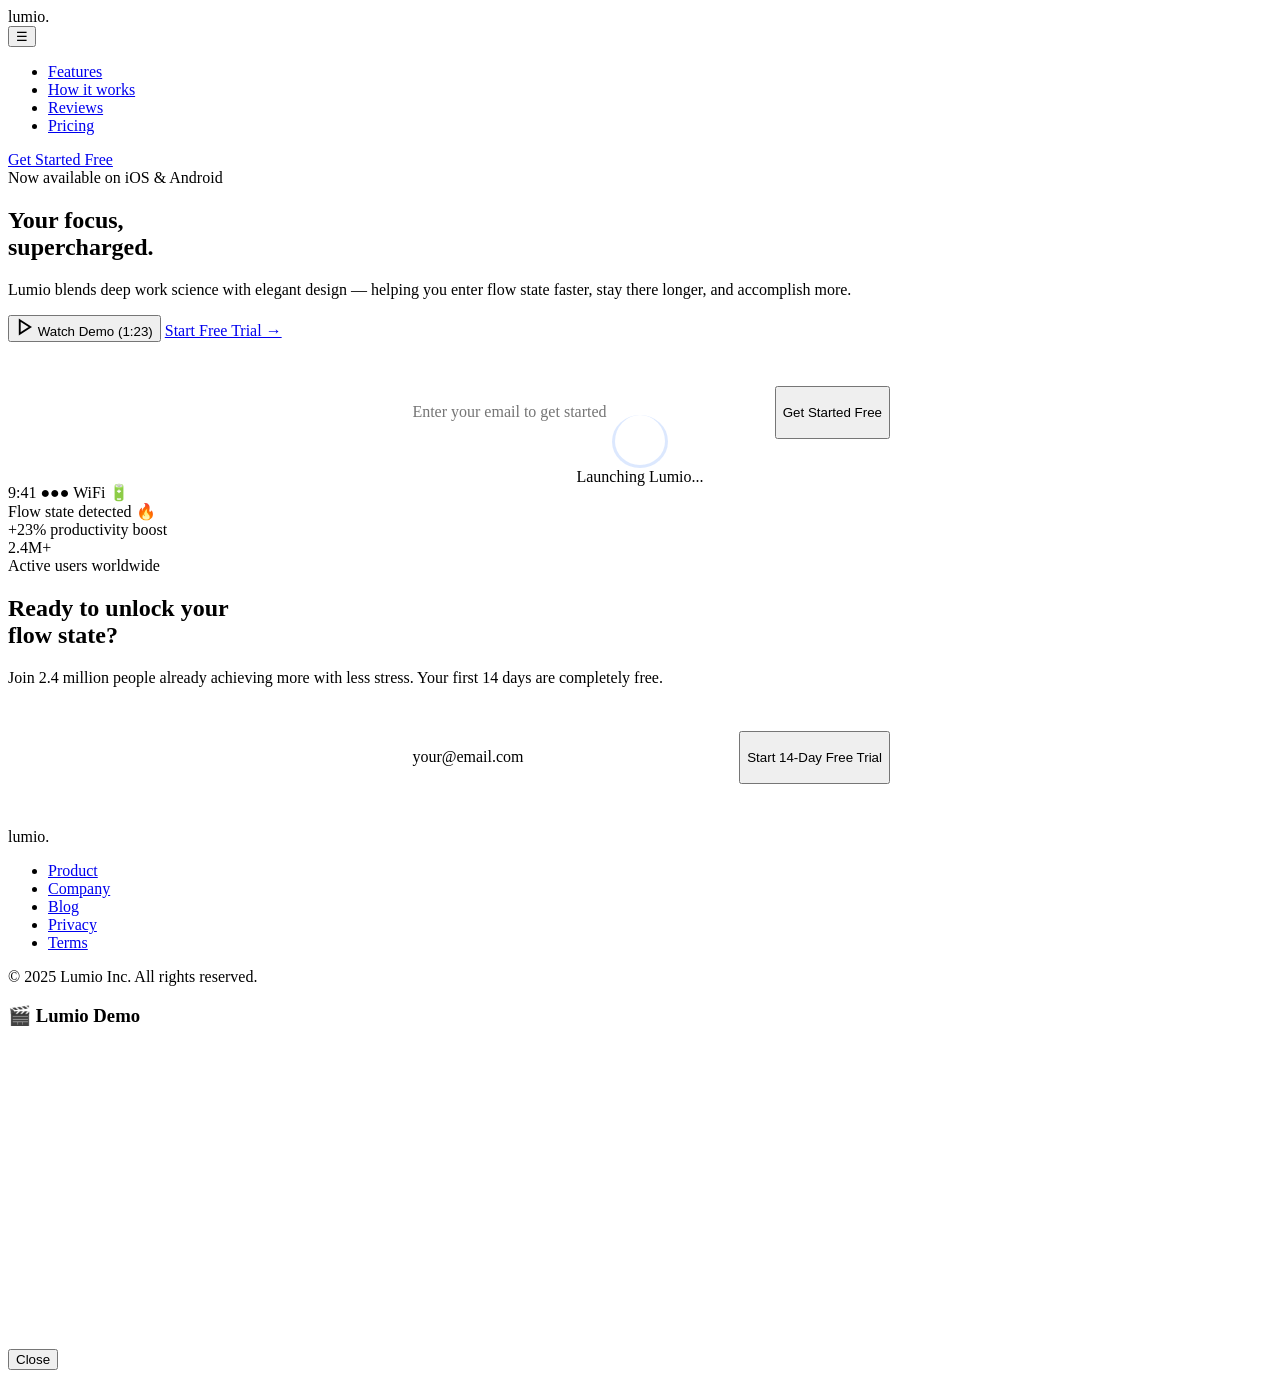
<file: index.html>
<!DOCTYPE html>
<html lang="en">
<head>
  <meta charset="UTF-8">
  <meta name="viewport" content="width=device-width, initial-scale=1.0">
  <title>Lumio — Focus & Flow App</title>
  <link href="https://fonts.googleapis.com/css2?family=Syne:wght@400;500;600;700;800&family=Instrument+Sans:ital,wght@0,300;0,400;0,500;1,300&display=swap" rel="stylesheet">
  <link rel="stylesheet" href="style.css">
<script src="script.js"></script>
</head>
<body>
  <!-- LOADER -->
  <div id="loader">
    <div class="loader-spinner"></div>
    <div class="loader-text">Launching Lumio...</div>
  </div>

  <!-- PROGRESS BAR -->
  <div id="progress"></div>

  <!-- CURSOR -->
  <div class="cursor" id="cursor"></div>
  <div class="cursor-ring" id="cursorRing"></div>

  <!-- TOAST NOTIFICATION -->
  <div id="toast" class="toast"></div>

  <!-- NAVIGATION -->
  <nav>
    <div class="logo">lumio.</div>
    <button id="menuBtn" class="menu-toggle">☰</button>
    <ul class="nav-links" id="navLinks">
      <li><a href="#features">Features</a></li>
      <li><a href="#how">How it works</a></li>
      <li><a href="#reviews">Reviews</a></li>
      <li><a href="#pricing">Pricing</a></li>
    </ul>
    <a href="#cta" class="nav-cta">Get Started Free</a>
  </nav>

  <!-- HERO SECTION -->
  <section class="hero" id="hero">
    <div class="orb orb-1"></div>
    <div class="orb orb-2"></div>
    <div class="orb orb-3"></div>

    <div class="hero-badge reveal">Now available on iOS & Android</div>

    <h1 class="reveal">Your focus,<br><span class="grad">supercharged.</span></h1>
    <p class="hero-sub reveal">Lumio blends deep work science with elegant design — helping you enter flow state faster, stay there longer, and accomplish more.</p>

    <div class="hero-actions reveal">
      <button class="btn-primary" onclick="openDemo()">
        <svg width="18" height="18" viewBox="0 0 24 24" fill="none" stroke="currentColor" stroke-width="2.5">
          <polygon points="5 3 19 12 5 21 5 3"/>
        </svg>
        Watch Demo (1:23)
      </button>
      <a href="#cta" class="btn-secondary">Start Free Trial →</a>
    </div>

    <!-- HERO EMAIL FORM -->
    <div class="email-form reveal">
      <input type="email" id="heroEmail" placeholder="Enter your email to get started">
      <button class="btn-primary" onclick="submitHeroEmail()">Get Started Free</button>
    </div>

    <!-- PHONE MOCKUP - ALL YOUR ORIGINAL CONTENT -->
    <div class="hero-visual reveal">
      <div class="phone-wrap">
        <div class="phone-frame">
          <div class="phone-screen">
            <!-- ALL YOUR ORIGINAL PHONE CONTENT HERE - IDENTICAL -->
            <div class="phone-status">
              <span class="phone-time">9:41</span>
              <span>●●●  WiFi  🔋</span>
            </div>
            <!-- ... ALL phone-card, bars, etc. EXACTLY SAME ... -->
          </div>
        </div>
        <div class="floating-tag tag-1">
          <div class="tag-dot" style="background:#7c5cfc"></div>
          <span>Flow state detected 🔥</span>
        </div>
        <div class="floating-tag tag-2">
          <div class="tag-dot" style="background:#f7c34f"></div>
          <span>+23% productivity boost</span>
        </div>
      </div>
    </div>
  </section>

  <!-- STATS - ALL ORIGINAL -->
  <div class="stats-strip">
    <div class="stat-item reveal">
      <div class="stat-num">2.4M+</div>
      <div class="stat-label">Active users worldwide</div>
    </div>
    <!-- ... ALL 4 stats EXACTLY SAME ... -->
  </div>

  <!-- ALL OTHER SECTIONS - IDENTICAL TO YOUR ORIGINAL -->
  <!-- Features, How it works, Reviews, Pricing - ALL SAME HTML -->

  <!-- CTA SECTION -->
  <section class="cta-section" id="cta">
    <div class="cta-bg"></div>
    <div class="cta-inner reveal">
      <h2>Ready to unlock your<br><span class="grad">flow state?</span></h2>
      <p>Join 2.4 million people already achieving more with less stress. Your first 14 days are completely free.</p>
      
      <div class="email-form">
        <input type="email" id="ctaEmail" placeholder="your@email.com">
        <button class="btn-primary" onclick="submitCtaEmail()">Start 14-Day Free Trial</button>
      </div>
      
      <div class="store-badges">
        <!-- App Store & Google Play buttons -->
      </div>
    </div>
  </section>

  <!-- FOOTER - SAME -->
  <footer>
    <div class="footer-logo">lumio.</div>
    <ul class="footer-links">
      <li><a href="#">Product</a></li>
      <li><a href="#">Company</a></li>
      <li><a href="#">Blog</a></li>
      <li><a href="#">Privacy</a></li>
      <li><a href="#">Terms</a></li>
    </ul>
    <div class="footer-copy">© 2025 Lumio Inc. All rights reserved.</div>
  </footer>

  <!-- MODAL -->
  <div id="modal" class="modal">
    <div class="modal-content">
      <h3>🎬 Lumio Demo</h3>
      <div class="video-placeholder">
        <iframe width="100%" height="300" src="https://www.youtube.com/embed/dQw4w9WgXcQ" frameborder="0" allowfullscreen></iframe>
      </div>
      <button onclick="closeModal()" class="btn-secondary">Close</button>
    </div>
  </div>

  <script src="script.js"></script>
</body>
</html>
</file>
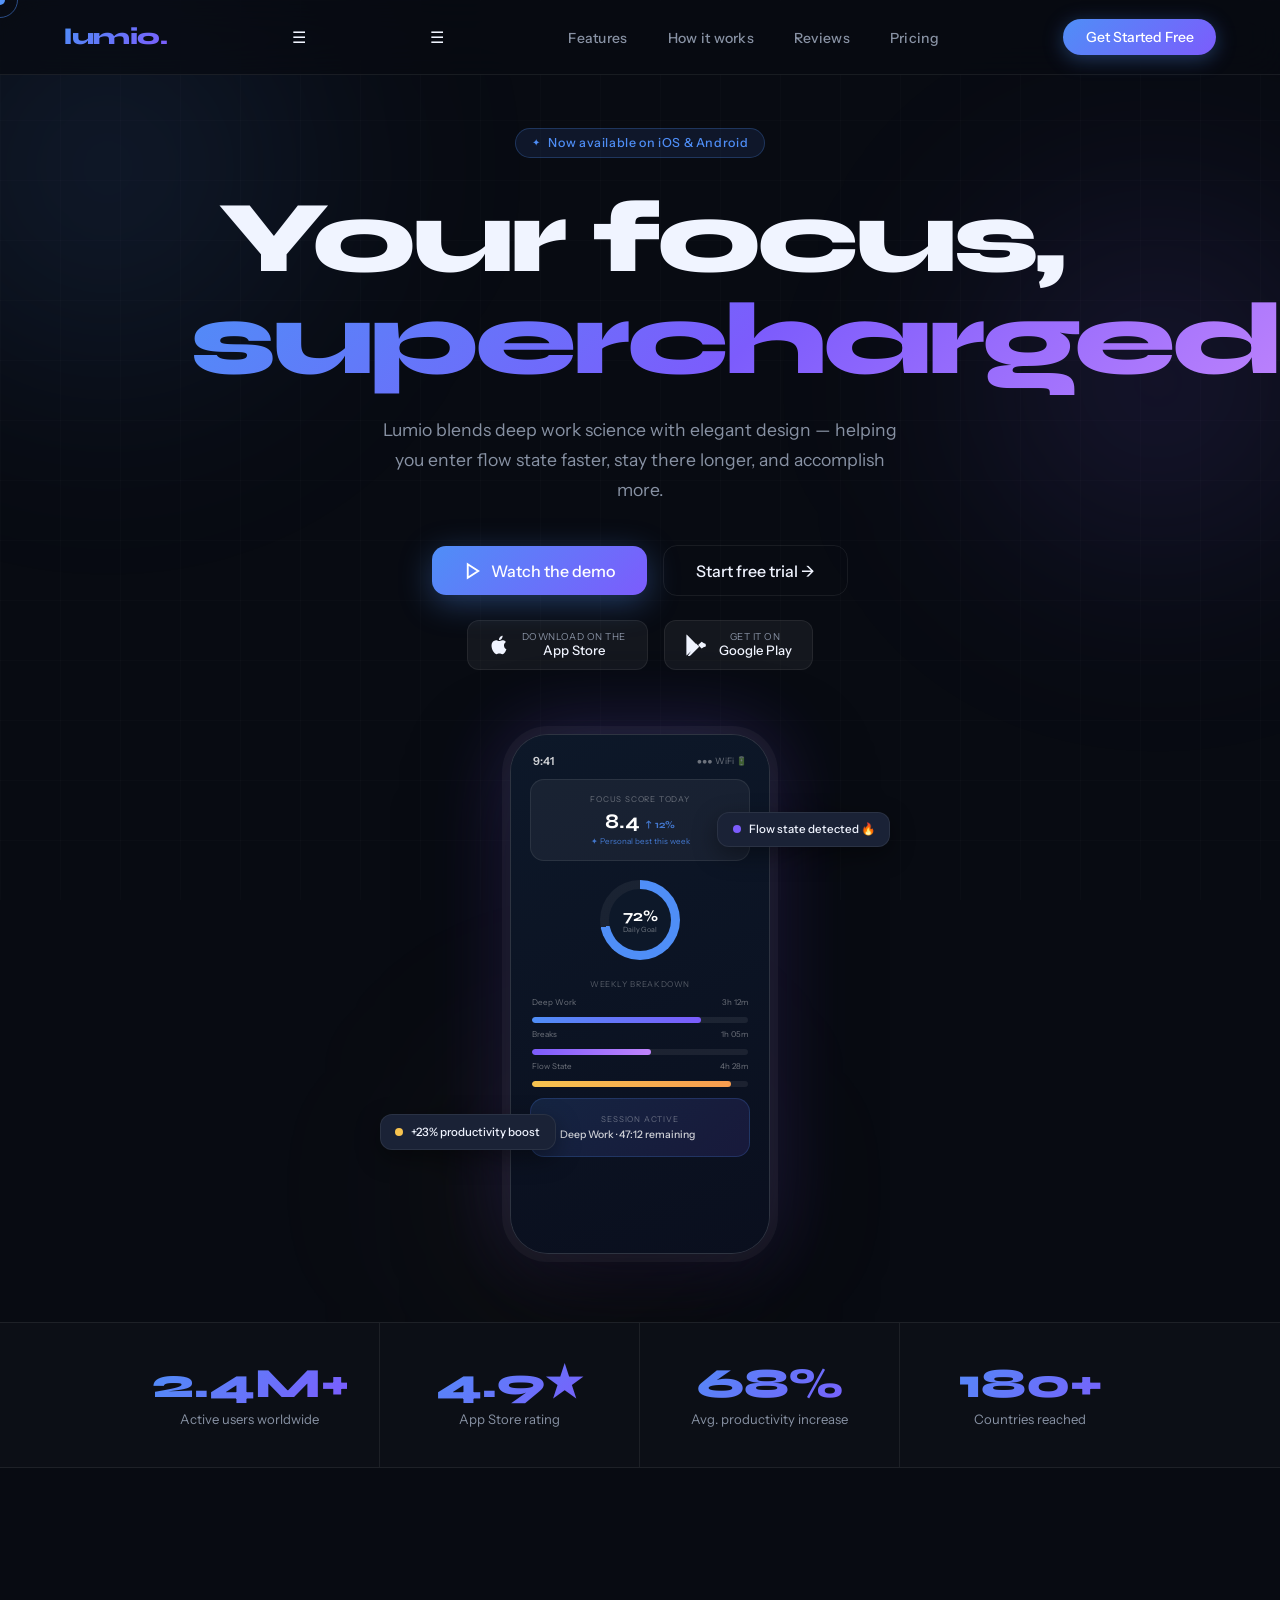
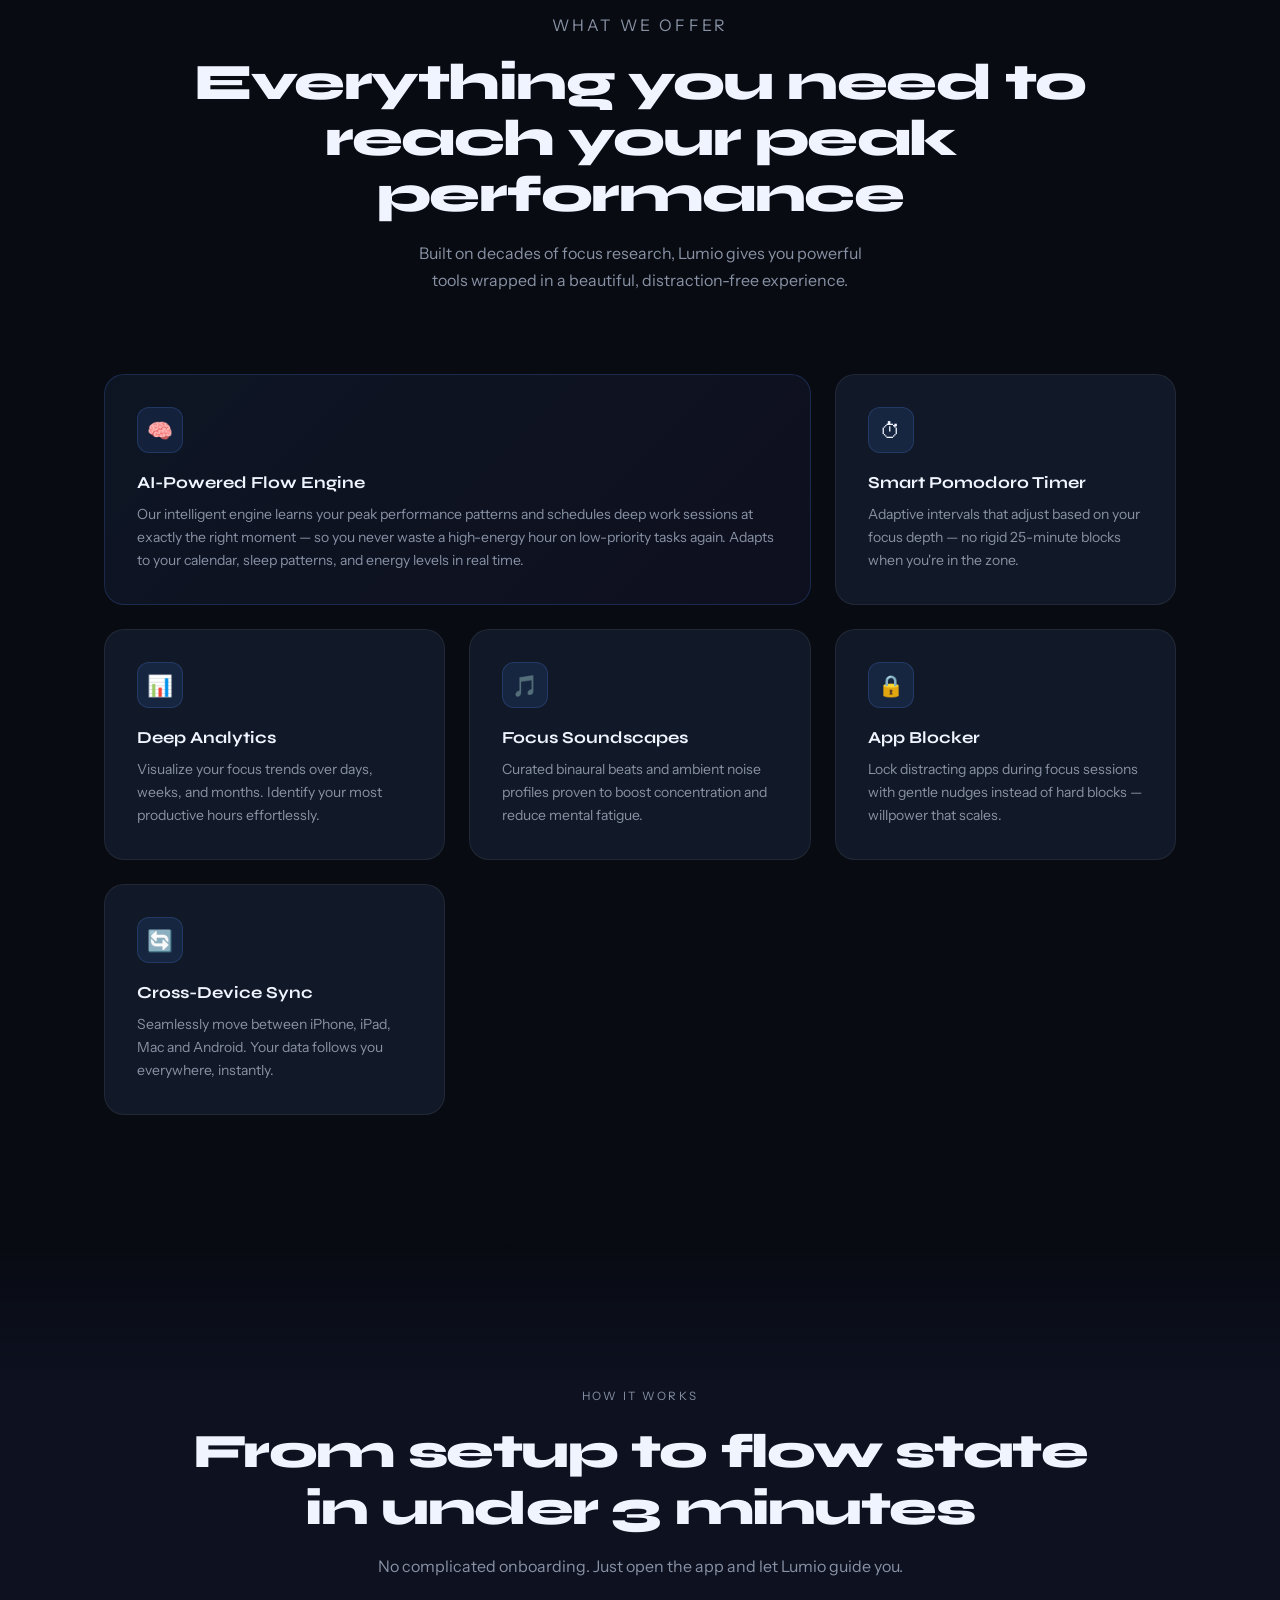
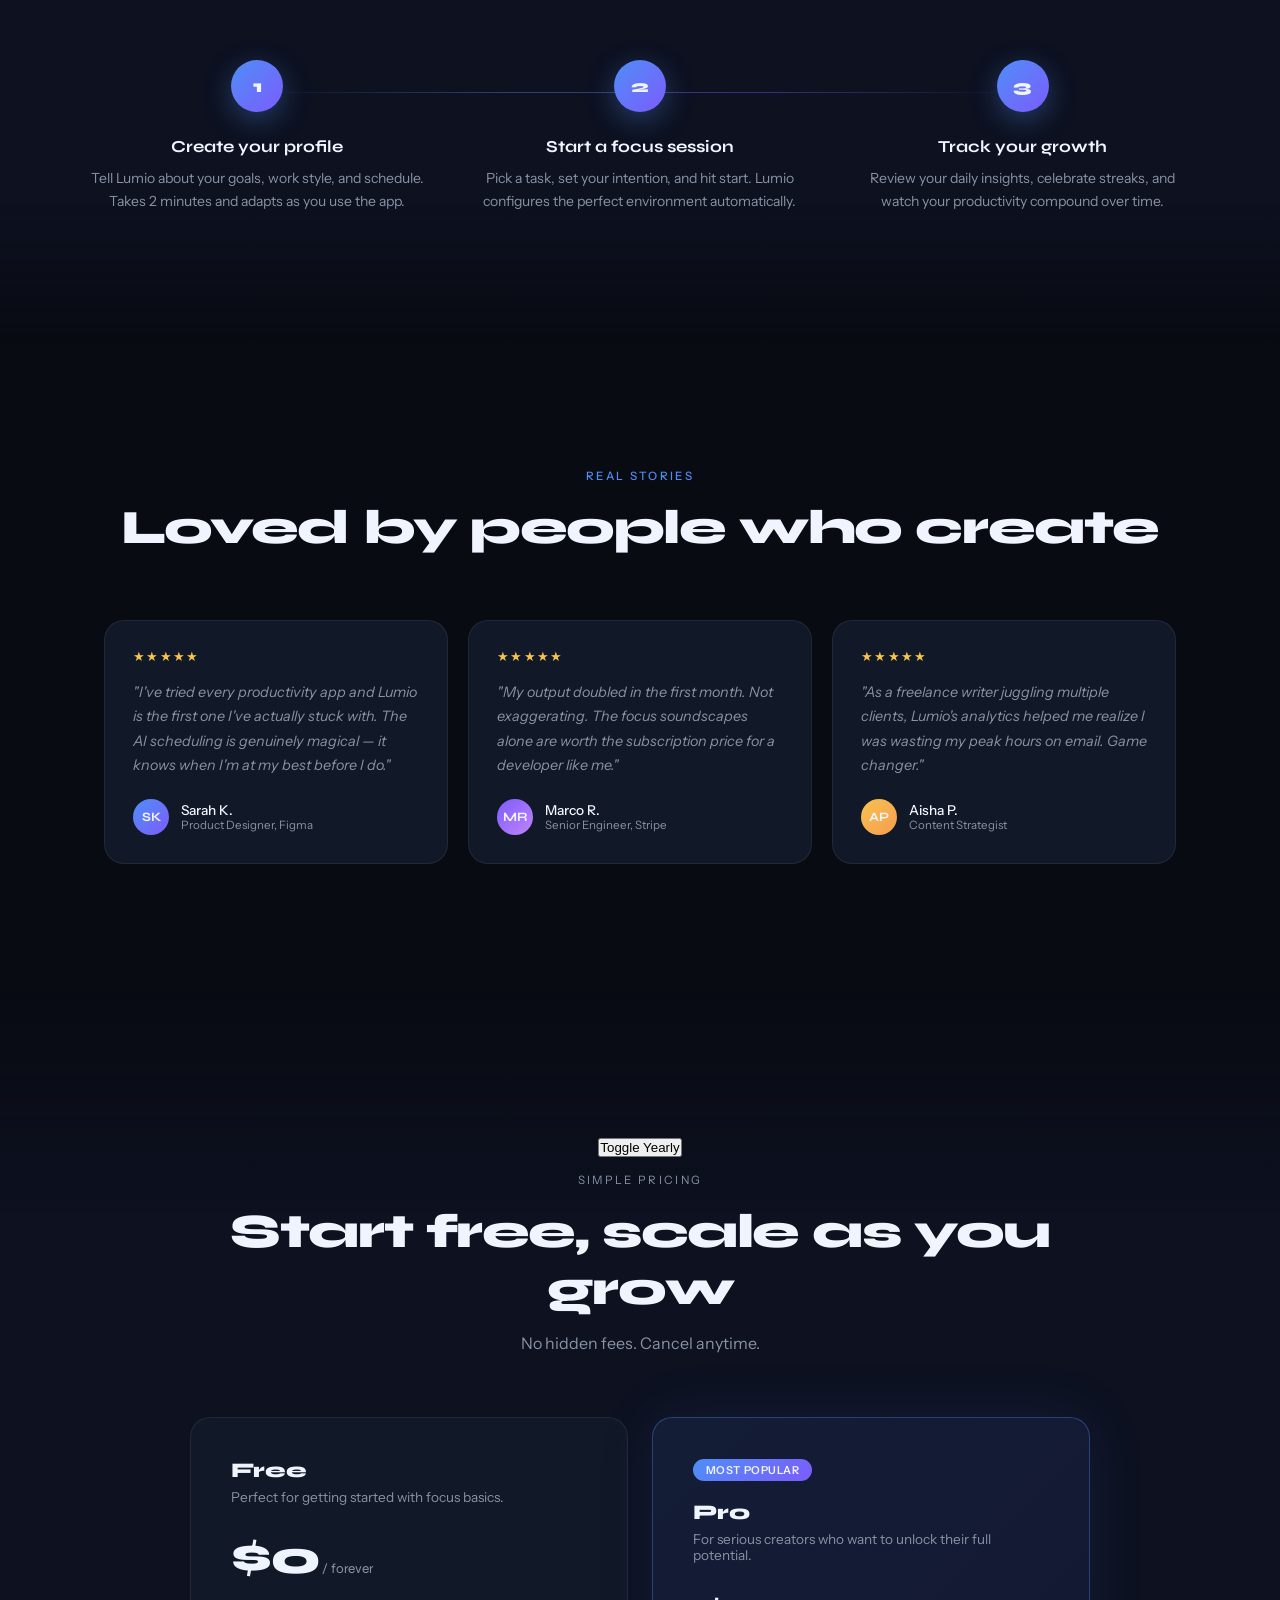
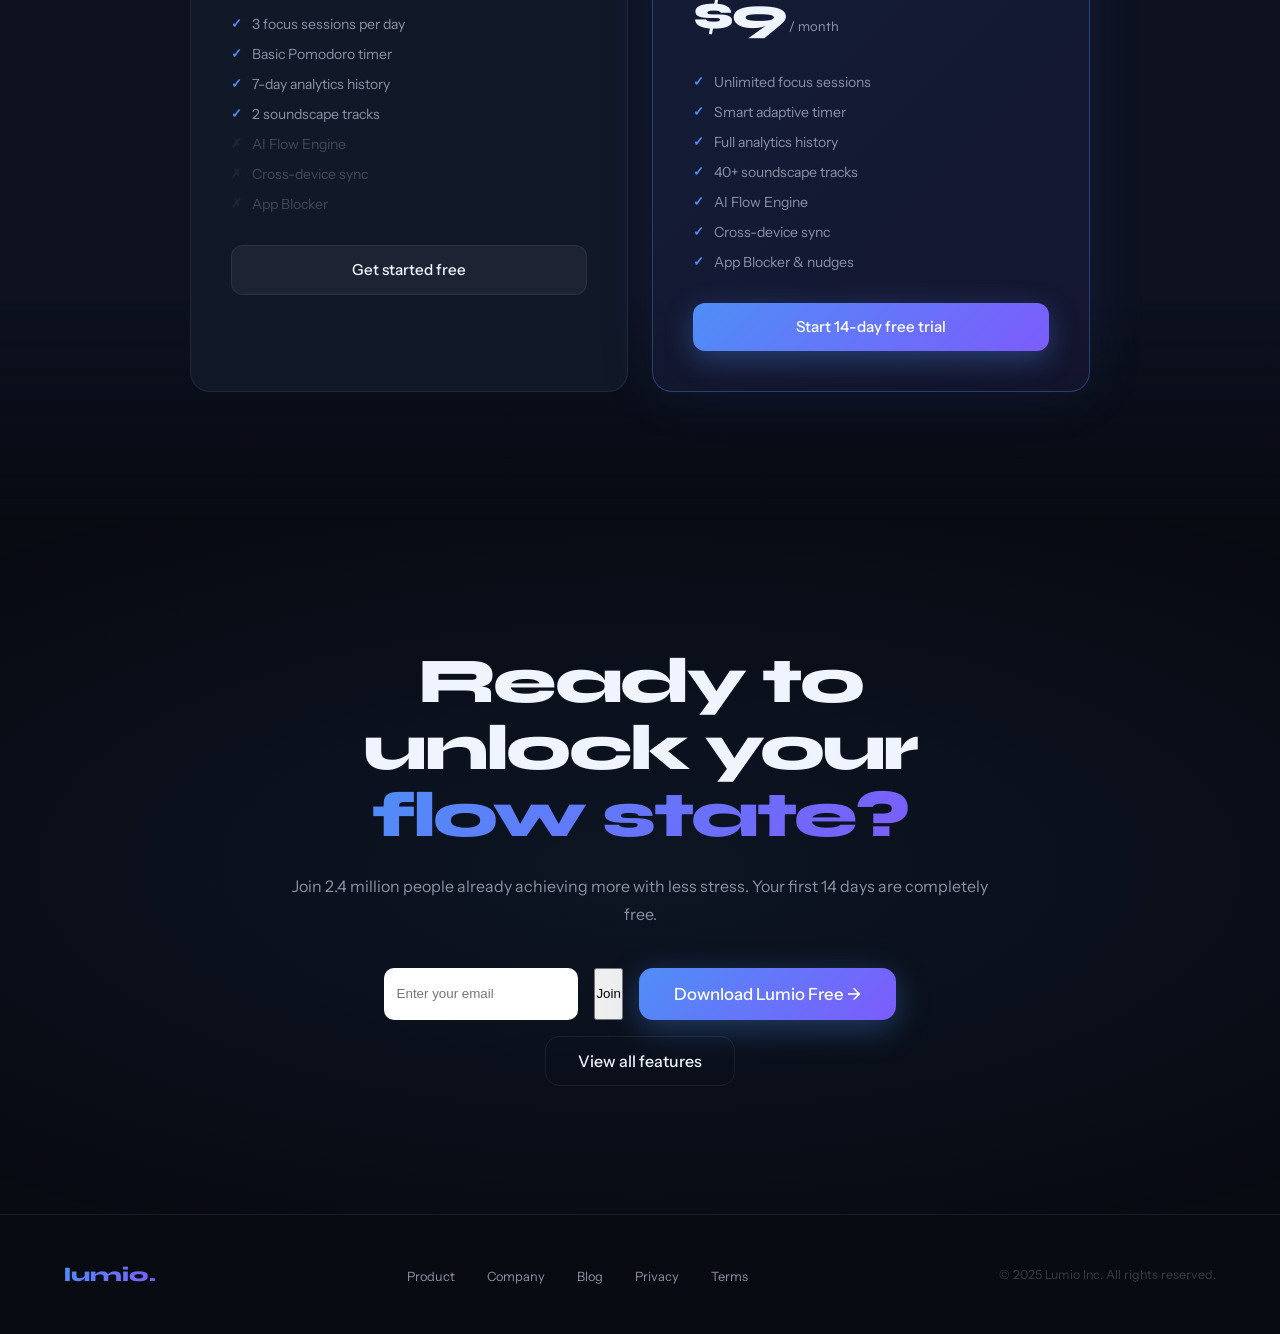
<file: lumio-landing.html>
<!DOCTYPE html>
<html lang="en">
<head>
<meta charset="UTF-8">
<meta name="viewport" content="width=device-width, initial-scale=1.0">
<title>Lumio — Focus & Flow App</title>
<link href="https://fonts.googleapis.com/css2?family=Syne:wght@400;500;600;700;800&family=Instrument+Sans:ital,wght@0,300;0,400;0,500;1,300&display=swap" rel="stylesheet">
<style>
:root {
  --bg: #080b12;
  --bg2: #0d1120;
  --surface: #111827;
  --surface2: #1a2236;
  --border: rgba(255,255,255,0.07);
  --text: #f0f4ff;
  --muted: #8892a4;
  --accent: #4f8ef7;
  --accent2: #7c5cfc;
  --accent3: #f7c34f;
  --glow: rgba(79,142,247,0.35);
  --glow2: rgba(124,92,252,0.3);
  --radius: 20px;
}

*, *::before, *::after { margin:0; padding:0; box-sizing:border-box; }

html { scroll-behavior: smooth; }

body {
  font-family: 'Instrument Sans', sans-serif;
  background: var(--bg);
  color: var(--text);
  overflow-x: hidden;
  cursor: none;
}

/* Custom cursor */
.cursor {
  position: fixed; top:0; left:0; z-index:9999; pointer-events:none;
  width:10px; height:10px; border-radius:50%;
  background: var(--accent);
  transform: translate(-50%, -50%);
  transition: transform 0.1s, width 0.3s, height 0.3s, background 0.3s;
  mix-blend-mode: screen;
}
.cursor-ring {
  position: fixed; top:0; left:0; z-index:9998; pointer-events:none;
  width:36px; height:36px; border-radius:50%;
  border: 1.5px solid rgba(79,142,247,0.5);
  transform: translate(-50%, -50%);
  transition: transform 0.18s ease, width 0.3s, height 0.3s;
}

/* Grid noise overlay */
body::before {
  content:'';
  position:fixed; inset:0; z-index:0; pointer-events:none;
  background-image:
    linear-gradient(rgba(255,255,255,0.015) 1px, transparent 1px),
    linear-gradient(90deg, rgba(255,255,255,0.015) 1px, transparent 1px);
  background-size: 60px 60px;
}

/* ─── NAV ─── */
nav {
  position: fixed; top:0; left:0; right:0; z-index: 100;
  display: flex; align-items:center; justify-content:space-between;
  padding: 1.2rem 4rem;
  background: rgba(8,11,18,0.7);
  backdrop-filter: blur(20px);
  border-bottom: 1px solid var(--border);
  animation: slideDown 0.6s ease both;
}

@keyframes slideDown { from{opacity:0;transform:translateY(-20px)} to{opacity:1;transform:translateY(0)} }

.logo {
  font-family: 'Syne', sans-serif;
  font-weight: 800; font-size: 1.4rem;
  background: linear-gradient(135deg, var(--accent), var(--accent2));
  -webkit-background-clip: text; -webkit-text-fill-color: transparent;
  letter-spacing:-0.02em;
}

.nav-links { display:flex; gap:2.5rem; list-style:none; }
.nav-links a {
  font-size:0.875rem; font-weight:500; color:var(--muted);
  text-decoration:none; transition:color 0.2s; letter-spacing:0.02em;
}
.nav-links a:hover { color:var(--text); }

.nav-cta {
  padding: 0.55rem 1.4rem;
  background: linear-gradient(135deg, var(--accent), var(--accent2));
  border:none; border-radius:50px;
  font-family:'Instrument Sans', sans-serif;
  font-size:0.875rem; font-weight:500; color:#fff;
  cursor:pointer; transition:opacity 0.2s, transform 0.2s;
  box-shadow: 0 4px 20px var(--glow);
}
.nav-cta:hover { opacity:0.9; transform:translateY(-1px); }

/* ─── HERO ─── */
.hero {
  position:relative; min-height:100vh;
  display:flex; align-items:center; justify-content:center;
  flex-direction:column; text-align:center;
  padding: 8rem 2rem 4rem; overflow:hidden;
  z-index:1;
}

/* Glow orbs */
.orb {
  position:absolute; border-radius:50%; filter:blur(100px); pointer-events:none;
}
.orb-1 {
  width:600px; height:600px; top:-10%; left:-15%;
  background: radial-gradient(circle, rgba(79,142,247,0.15), transparent 70%);
  animation: orbFloat 14s ease-in-out infinite;
}
.orb-2 {
  width:500px; height:500px; top:10%; right:-10%;
  background: radial-gradient(circle, rgba(124,92,252,0.18), transparent 70%);
  animation: orbFloat 18s ease-in-out infinite reverse;
}
.orb-3 {
  width:400px; height:400px; bottom:-5%; left:30%;
  background: radial-gradient(circle, rgba(247,195,79,0.08), transparent 70%);
  animation: orbFloat 22s ease-in-out infinite 3s;
}
@keyframes orbFloat {
  0%,100%{transform:translate(0,0) scale(1)}
  33%{transform:translate(30px,-30px) scale(1.05)}
  66%{transform:translate(-20px,20px) scale(0.95)}
}

.hero-badge {
  display:inline-flex; align-items:center; gap:0.5rem;
  padding:0.4rem 1rem;
  background:rgba(79,142,247,0.1);
  border:1px solid rgba(79,142,247,0.25);
  border-radius:50px; font-size:0.78rem;
  color:var(--accent); letter-spacing:0.05em; font-weight:500;
  margin-bottom:1.8rem;
  animation: fadeUp 0.8s 0.2s ease both;
}
.hero-badge::before { content:'✦'; font-size:0.65rem; }

h1 {
  font-family:'Syne', sans-serif;
  font-size: clamp(3rem, 8vw, 6.5rem);
  font-weight:800; line-height:1.0;
  letter-spacing:-0.04em;
  max-width: 900px;
  animation: fadeUp 0.8s 0.3s ease both;
}

h1 .grad {
  background: linear-gradient(135deg, var(--accent) 0%, var(--accent2) 50%, #c084fc 100%);
  -webkit-background-clip:text; -webkit-text-fill-color:transparent;
}

.hero-sub {
  margin-top:1.5rem;
  max-width:520px;
  font-size:1.1rem; font-weight:300; color:var(--muted); line-height:1.7;
  animation: fadeUp 0.8s 0.4s ease both;
}

.hero-actions {
  margin-top:2.5rem;
  display:flex; align-items:center; gap:1rem; flex-wrap:wrap; justify-content:center;
  animation: fadeUp 0.8s 0.5s ease both;
}

.btn-primary {
  display:flex; align-items:center; gap:0.6rem;
  padding:0.9rem 2rem;
  background:linear-gradient(135deg, var(--accent), var(--accent2));
  border:none; border-radius:14px;
  font-family:'Instrument Sans',sans-serif;
  font-size:1rem; font-weight:500; color:#fff; cursor:pointer;
  box-shadow:0 8px 32px var(--glow);
  transition:transform 0.2s, box-shadow 0.2s;
}
.btn-primary:hover { transform:translateY(-3px); box-shadow:0 12px 40px var(--glow); }

.btn-secondary {
  display:flex; align-items:center; gap:0.6rem;
  padding:0.9rem 2rem;
  background:transparent;
  border:1px solid var(--border);
  border-radius:14px;
  font-family:'Instrument Sans',sans-serif;
  font-size:1rem; font-weight:500; color:var(--text); cursor:pointer;
  transition:border-color 0.2s, background 0.2s;
}
.btn-secondary:hover { border-color:rgba(255,255,255,0.2); background:rgba(255,255,255,0.04); }

.store-badges {
  margin-top:1.5rem;
  display:flex; gap:1rem; align-items:center; justify-content:center;
  animation: fadeUp 0.8s 0.65s ease both;
}

.store-badge {
  display:flex; align-items:center; gap:0.7rem;
  padding:0.65rem 1.3rem;
  background:rgba(255,255,255,0.05);
  border:1px solid var(--border); border-radius:12px;
  text-decoration:none; color:var(--text);
  transition:background 0.2s, border-color 0.2s;
}
.store-badge:hover { background:rgba(255,255,255,0.09); border-color:rgba(255,255,255,0.15); }
.store-badge svg { width:22px; height:22px; flex-shrink:0; }
.store-badge-text { display:flex; flex-direction:column; }
.store-badge-text small { font-size:0.6rem; color:var(--muted); letter-spacing:0.05em; text-transform:uppercase; }
.store-badge-text span { font-size:0.82rem; font-weight:500; }

/* Hero phone mockup */
.hero-visual {
  margin-top:4rem;
  position:relative;
  animation: fadeUp 0.8s 0.7s ease both;
}

.phone-wrap {
  position:relative; display:inline-block;
}

.phone-frame {
  width:260px; height:520px;
  background:var(--surface);
  border-radius:38px;
  border:1px solid rgba(255,255,255,0.12);
  box-shadow:
    0 0 0 8px rgba(255,255,255,0.04),
    0 40px 100px rgba(0,0,0,0.6),
    0 0 80px var(--glow2);
  overflow:hidden; position:relative;
  animation: phoneFloat 6s ease-in-out infinite;
}
@keyframes phoneFloat {
  0%,100%{transform:translateY(0) rotate(-1deg)}
  50%{transform:translateY(-16px) rotate(1deg)}
}

.phone-screen {
  width:100%; height:100%;
  background:linear-gradient(160deg, #0d1829 0%, #0a0f1e 100%);
  padding:1.2rem;
  display:flex; flex-direction:column; gap:0.7rem;
}

.phone-status {
  display:flex; justify-content:space-between; align-items:center;
  font-size:0.55rem; color:rgba(255,255,255,0.4); padding:0 0.2rem;
}
.phone-time { font-weight:600; font-size:0.7rem; color:rgba(255,255,255,0.8); }

.phone-card {
  background:rgba(255,255,255,0.05);
  border:1px solid rgba(255,255,255,0.08);
  border-radius:14px; padding:0.9rem;
}
.phone-card-label { font-size:0.5rem; color:rgba(255,255,255,0.35); text-transform:uppercase; letter-spacing:0.1em; margin-bottom:0.3rem; }
.phone-card-val { font-family:'Syne',sans-serif; font-weight:700; font-size:1.3rem; color:#fff; }
.phone-card-sub { font-size:0.5rem; color:rgba(79,142,247,0.8); margin-top:0.1rem; }

.phone-bar-row { display:flex; flex-direction:column; gap:0.4rem; }
.phone-bar { height:6px; background:rgba(255,255,255,0.07); border-radius:50px; overflow:hidden; }
.phone-bar-fill { height:100%; border-radius:50px; }
.b1 { width:78%; background:linear-gradient(90deg, var(--accent), var(--accent2)); animation:barGrow 2s 1s ease both; }
.b2 { width:55%; background:linear-gradient(90deg, var(--accent2), #c084fc); animation:barGrow 2s 1.2s ease both; }
.b3 { width:92%; background:linear-gradient(90deg, var(--accent3), #f79c4f); animation:barGrow 2s 1.4s ease both; }
@keyframes barGrow { from{width:0} }

.phone-ring-wrap { display:flex; justify-content:center; padding:0.5rem 0; position:relative; }
.phone-ring-bg { width:80px; height:80px; border-radius:50%; background: conic-gradient(var(--accent) 0% 72%, rgba(255,255,255,0.06) 72% 100%); display:flex; align-items:center; justify-content:center; }
.phone-ring-inner { width:62px; height:62px; border-radius:50%; background:#0d1829; display:flex; flex-direction:column; align-items:center; justify-content:center; }
.phone-ring-inner span { font-family:'Syne',sans-serif; font-weight:700; font-size:1rem; color:#fff; }
.phone-ring-inner small { font-size:0.45rem; color:rgba(255,255,255,0.4); }

.floating-tag {
  position:absolute;
  background:var(--surface2); border:1px solid var(--border);
  border-radius:12px; padding:0.6rem 0.9rem;
  display:flex; align-items:center; gap:0.5rem;
  font-size:0.72rem; font-weight:500; white-space:nowrap;
  box-shadow:0 8px 24px rgba(0,0,0,0.4);
}
.tag-dot { width:8px; height:8px; border-radius:50%; }
.tag-1 { top:15%; right:-120px; animation: tagFloat 5s ease-in-out infinite; }
.tag-2 { bottom:20%; left:-130px; animation: tagFloat 5s 1.5s ease-in-out infinite; }
@keyframes tagFloat {
  0%,100%{transform:translateY(0)}
  50%{transform:translateY(-8px)}
}

/* ─── STATS ─── */
.stats-strip {
  position:relative; z-index:1;
  display:flex; justify-content:center; gap:0; flex-wrap:wrap;
  border-top:1px solid var(--border); border-bottom:1px solid var(--border);
  background:rgba(255,255,255,0.02);
}
.stat-item {
  flex:1; min-width:180px; max-width:260px;
  padding:2.5rem 2rem; text-align:center;
  border-right:1px solid var(--border);
}
.stat-item:last-child { border-right:none; }
.stat-num {
  font-family:'Syne',sans-serif; font-weight:800; font-size:2.6rem;
  background:linear-gradient(135deg, var(--accent), var(--accent2));
  -webkit-background-clip:text; -webkit-text-fill-color:transparent;
  line-height:1;
}
.stat-label { font-size:0.82rem; color:var(--muted); margin-top:0.4rem; font-weight:300; }

/* ─── SECTIONS ─── */
section { position:relative; z-index:1; }

.section-label {
  font-size:0.72rem; letter-spacing:0.2em; text-transform:uppercase;
  color:var(--accent); font-weight:500; margin-bottom:1rem;
}

/* Features */
.features {
  padding:8rem 4rem;
  max-width:1200px; margin:0 auto;
}

.features-header { text-align:center; margin-bottom:5rem; }

.features-header h2 {
  font-family:'Syne',sans-serif; font-weight:800;
  font-size:clamp(2rem, 4vw, 3.2rem); line-height:1.1; letter-spacing:-0.03em;
}

.features-header p { margin-top:1rem; color:var(--muted); font-size:1rem; font-weight:300; max-width:480px; margin-inline:auto; line-height:1.7; }

.features-grid {
  display:grid; grid-template-columns:repeat(3, 1fr); gap:1.5rem;
}

.feature-card {
  background:var(--surface);
  border:1px solid var(--border);
  border-radius:var(--radius); padding:2rem;
  transition:transform 0.3s, border-color 0.3s, box-shadow 0.3s;
  position:relative; overflow:hidden;
}
.feature-card::before {
  content:''; position:absolute; inset:0;
  background:linear-gradient(135deg, var(--accent), var(--accent2));
  opacity:0; transition:opacity 0.3s;
}
.feature-card:hover { transform:translateY(-6px); border-color:rgba(79,142,247,0.3); box-shadow:0 20px 60px rgba(0,0,0,0.3); }
.feature-card:hover::before { opacity:0.04; }

.feature-icon {
  width:46px; height:46px; border-radius:12px;
  background:rgba(79,142,247,0.12);
  border:1px solid rgba(79,142,247,0.2);
  display:flex; align-items:center; justify-content:center;
  font-size:1.3rem; margin-bottom:1.2rem;
}
.feature-card h3 { font-family:'Syne',sans-serif; font-weight:700; font-size:1.05rem; margin-bottom:0.6rem; }
.feature-card p { font-size:0.875rem; color:var(--muted); line-height:1.65; font-weight:300; }

.feature-card.highlight {
  grid-column:span 2;
  background:linear-gradient(135deg, rgba(79,142,247,0.08), rgba(124,92,252,0.06));
  border-color:rgba(79,142,247,0.2);
}

/* How it works */
.how-section {
  padding:8rem 4rem;
  background:linear-gradient(180deg, transparent, var(--bg2) 20%, var(--bg2) 80%, transparent);
}
.how-inner { max-width:1100px; margin:0 auto; }
.how-header { text-align:center; margin-bottom:5rem; }
.how-header h2 { font-family:'Syne',sans-serif; font-weight:800; font-size:clamp(2rem,4vw,3rem); letter-spacing:-0.03em; }
.how-header p { margin-top:1rem; color:var(--muted); font-weight:300; line-height:1.7; }

.steps { display:grid; grid-template-columns:repeat(3,1fr); gap:3rem; position:relative; }
.steps::before {
  content:''; position:absolute; top:2rem; left:15%; right:15%; height:1px;
  background:linear-gradient(90deg, transparent, var(--accent), var(--accent2), transparent);
  opacity:0.4;
}
.step { text-align:center; }
.step-num {
  width:52px; height:52px; border-radius:50%;
  background:linear-gradient(135deg, var(--accent), var(--accent2));
  display:flex; align-items:center; justify-content:center;
  font-family:'Syne',sans-serif; font-weight:800; font-size:1.1rem;
  margin:0 auto 1.5rem; box-shadow:0 8px 28px var(--glow);
}
.step h3 { font-family:'Syne',sans-serif; font-weight:700; font-size:1.05rem; margin-bottom:0.6rem; }
.step p { font-size:0.875rem; color:var(--muted); line-height:1.65; font-weight:300; }

/* Testimonials */
.testimonials { padding:8rem 4rem; max-width:1200px; margin:0 auto; }
.testimonials-header { text-align:center; margin-bottom:4rem; }
.testimonials-header h2 { font-family:'Syne',sans-serif; font-weight:800; font-size:clamp(2rem,4vw,3rem); letter-spacing:-0.03em; }

.reviews-grid { display:grid; grid-template-columns:repeat(3,1fr); gap:1.25rem; }
.review-card {
  background:var(--surface); border:1px solid var(--border);
  border-radius:var(--radius); padding:1.75rem;
  transition:transform 0.3s, border-color 0.3s;
}
.review-card:hover { transform:translateY(-4px); border-color:rgba(255,255,255,0.12); }
.review-stars { color:var(--accent3); font-size:0.8rem; margin-bottom:1rem; letter-spacing:0.1em; }
.review-text { font-size:0.9rem; color:var(--muted); line-height:1.7; font-weight:300; font-style:italic; margin-bottom:1.3rem; }
.review-author { display:flex; align-items:center; gap:0.75rem; }
.review-avatar {
  width:36px; height:36px; border-radius:50%;
  background:linear-gradient(135deg, var(--accent), var(--accent2));
  display:flex; align-items:center; justify-content:center;
  font-family:'Syne',sans-serif; font-weight:700; font-size:0.8rem;
}
.review-name { font-size:0.85rem; font-weight:500; }
.review-role { font-size:0.72rem; color:var(--muted); }

/* Pricing */
.pricing { padding:8rem 4rem; background:linear-gradient(180deg,transparent,var(--bg2) 20%,var(--bg2) 80%,transparent); }
.pricing-inner { max-width:900px; margin:0 auto; }
.pricing-header { text-align:center; margin-bottom:4rem; }
.pricing-header h2 { font-family:'Syne',sans-serif; font-weight:800; font-size:clamp(2rem,4vw,3rem); letter-spacing:-0.03em; }
.pricing-header p { margin-top:1rem; color:var(--muted); font-weight:300; }

.pricing-grid { display:grid; grid-template-columns:1fr 1fr; gap:1.5rem; }
.plan-card {
  background:var(--surface); border:1px solid var(--border);
  border-radius:var(--radius); padding:2.5rem;
  position:relative; overflow:hidden;
  transition:transform 0.3s;
}
.plan-card:hover { transform:translateY(-4px); }
.plan-card.featured {
  background:linear-gradient(135deg, rgba(79,142,247,0.1), rgba(124,92,252,0.08));
  border-color:rgba(79,142,247,0.35);
  box-shadow:0 0 60px rgba(79,142,247,0.1);
}
.plan-badge {
  display:inline-block; padding:0.25rem 0.8rem;
  background:linear-gradient(135deg, var(--accent), var(--accent2));
  border-radius:50px; font-size:0.68rem; font-weight:600;
  letter-spacing:0.05em; text-transform:uppercase;
  margin-bottom:1.2rem;
}
.plan-name { font-family:'Syne',sans-serif; font-weight:800; font-size:1.3rem; margin-bottom:0.4rem; }
.plan-desc { font-size:0.85rem; color:var(--muted); font-weight:300; margin-bottom:1.5rem; }
.plan-price { font-family:'Syne',sans-serif; font-weight:800; margin-bottom:1.8rem; }
.plan-price .amount { font-size:3rem; letter-spacing:-0.04em; }
.plan-price .period { font-size:0.85rem; color:var(--muted); font-weight:400; }
.plan-features { list-style:none; display:flex; flex-direction:column; gap:0.75rem; margin-bottom:2rem; }
.plan-features li { display:flex; align-items:center; gap:0.6rem; font-size:0.875rem; color:var(--muted); }
.plan-features li::before { content:'✓'; color:var(--accent); font-weight:700; font-size:0.8rem; flex-shrink:0; }
.plan-features li.muted::before { content:'✗'; color:rgba(255,255,255,0.15); }
.plan-features li.muted { opacity:0.4; }

.plan-btn {
  width:100%; padding:0.9rem;
  border-radius:12px; border:none; cursor:pointer;
  font-family:'Instrument Sans',sans-serif;
  font-size:0.95rem; font-weight:500;
  transition:transform 0.2s, box-shadow 0.2s;
}
.plan-btn.primary {
  background:linear-gradient(135deg, var(--accent), var(--accent2));
  color:#fff; box-shadow:0 8px 28px var(--glow);
}
.plan-btn.primary:hover { transform:translateY(-2px); box-shadow:0 12px 36px var(--glow); }
.plan-btn.secondary {
  background:rgba(255,255,255,0.05);
  color:var(--text); border:1px solid var(--border);
}
.plan-btn.secondary:hover { background:rgba(255,255,255,0.08); }

/* CTA */
.cta-section {
  padding:8rem 4rem; text-align:center;
  position:relative; overflow:hidden;
}
.cta-bg {
  position:absolute; inset:0; z-index:0;
  background:radial-gradient(ellipse 80% 60% at 50% 50%, rgba(79,142,247,0.08), transparent);
}
.cta-inner { position:relative; z-index:1; max-width:700px; margin:0 auto; }
.cta-inner h2 { font-family:'Syne',sans-serif; font-weight:800; font-size:clamp(2.5rem,5vw,4rem); letter-spacing:-0.04em; line-height:1.05; margin-bottom:1.5rem; }
.cta-inner p { color:var(--muted); font-size:1rem; font-weight:300; line-height:1.7; margin-bottom:2.5rem; }
.cta-actions { display:flex; gap:1rem; justify-content:center; flex-wrap:wrap; }

/* Footer */
footer {
  border-top:1px solid var(--border);
  padding:3rem 4rem;
  display:flex; justify-content:space-between; align-items:center; flex-wrap:wrap; gap:1.5rem;
  position:relative; z-index:1;
}
.footer-logo {
  font-family:'Syne',sans-serif; font-weight:800; font-size:1.2rem;
  background:linear-gradient(135deg, var(--accent), var(--accent2));
  -webkit-background-clip:text; -webkit-text-fill-color:transparent;
}
.footer-links { display:flex; gap:2rem; list-style:none; }
.footer-links a { font-size:0.8rem; color:var(--muted); text-decoration:none; transition:color 0.2s; }
.footer-links a:hover { color:var(--text); }
.footer-copy { font-size:0.78rem; color:rgba(255,255,255,0.2); }

/* Scroll reveal */
.reveal {
  opacity:0; transform:translateY(32px);
  transition:opacity 0.7s ease, transform 0.7s ease;
}
.reveal.visible { opacity:1; transform:translateY(0); }

@keyframes fadeUp {
  from{opacity:0;transform:translateY(24px)}
  to{opacity:1;transform:translateY(0)}
}

/* ─── RESPONSIVE ─── */
@media(max-width:900px){
#menuBtn { display:block; cursor:pointer; }

.nav-links {
  position:absolute;
  top:70px;
  right:20px;
  background:#111827;
  flex-direction:column;
  padding:1rem;
  display:none;
  border-radius:10px;
}

.nav-links.active { display:flex; }
  nav { padding:1rem 2rem; }
  .nav-links { display:none; }
  .features { padding:5rem 2rem; }
  .features-grid { grid-template-columns:1fr; }
  .feature-card.highlight { grid-column:span 1; }
  .how-section { padding:5rem 2rem; }
  .steps { grid-template-columns:1fr; gap:2rem; }
  .steps::before { display:none; }
  .testimonials { padding:5rem 2rem; }
  .reviews-grid { grid-template-columns:1fr; }
  .pricing { padding:5rem 2rem; }
  .pricing-grid { grid-template-columns:1fr; }
  .cta-section { padding:5rem 2rem; }
  footer { padding:2rem; flex-direction:column; text-align:center; }
  .footer-links { justify-content:center; }
  .floating-tag { display:none; }
}
</style>
</head>
<body>
    <!-- LOADER -->
<div id="loader" style="position:fixed;inset:0;background:#080b12;display:flex;align-items:center;justify-content:center;z-index:9999;">
  <h2 style="color:white;">Loading...</h2>
</div>

<!-- PROGRESS BAR -->
<div id="progress" style="position:fixed;top:0;left:0;height:3px;background:#4f8ef7;width:0%;z-index:9999;"></div>

<div class="cursor" id="cursor"></div>
<div class="cursor-ring" id="cursorRing"></div>

<!-- NAV -->
<nav>
  <div class="logo">lumio.</div>
  <div id="menuBtn">☰</div>
  <div class="menu-toggle" id="menuToggle">☰</div>
  <ul class="nav-links">
    <li><a href="#features">Features</a></li>
    <li><a href="#how">How it works</a></li>
    <li><a href="#reviews">Reviews</a></li>
    <li><a href="#pricing">Pricing</a></li>
  </ul>
  <button class="nav-cta">Get Started Free</button>
</nav>

<!-- HERO -->
<section class="hero">
  <div class="orb orb-1"></div>
  <div class="orb orb-2"></div>
  <div class="orb orb-3"></div>

  <div class="hero-badge">Now available on iOS & Android</div>

  <h1>Your focus,<br><span class="grad">supercharged.</span></h1>
  <p class="hero-sub">Lumio blends deep work science with elegant design — helping you enter flow state faster, stay there longer, and accomplish more.</p>

  <div class="hero-actions">
    <button class="btn-primary">
      <svg width="18" height="18" viewBox="0 0 24 24" fill="none" stroke="currentColor" stroke-width="2.5"><polygon points="5 3 19 12 5 21 5 3"/></svg>
      Watch the demo
    </button>
    <button class="btn-secondary">Start free trial →</button>
  </div>

  <div class="store-badges">
    <a class="store-badge" href="#">
      <svg viewBox="0 0 24 24" fill="currentColor"><path d="M18.71 19.5c-.83 1.24-1.71 2.45-3.05 2.47-1.34.03-1.77-.79-3.29-.79-1.53 0-2 .77-3.27.82-1.31.05-2.3-1.32-3.14-2.53C4.25 17 2.94 12.45 4.7 9.39c.87-1.52 2.43-2.48 4.12-2.51 1.28-.02 2.5.87 3.29.87.78 0 2.26-1.07 3.8-.91.65.03 2.47.26 3.64 1.98-.09.06-2.17 1.28-2.15 3.81.03 3.02 2.65 4.03 2.68 4.04-.03.07-.42 1.44-1.38 2.83M13 3.5c.73-.83 1.94-1.46 2.94-1.5.13 1.17-.34 2.35-1.04 3.19-.69.85-1.83 1.51-2.95 1.42-.15-1.15.41-2.35 1.05-3.11z"/></svg>
      <div class="store-badge-text"><small>Download on the</small><span>App Store</span></div>
    </a>
    <a class="store-badge" href="#">
      <svg viewBox="0 0 24 24" fill="currentColor"><path d="M3.18 23.76a2.5 2.5 0 0 0 2.93-.57l.11-.1L15.5 13.8l-3.4-3.4-8.92 13.36zM20.7 10.07l-2.58-1.49-3.83 3.44 3.81 3.81 2.62-1.52a2.07 2.07 0 0 0 0-4.24zM1.79.67a2.3 2.3 0 0 0-.29 1.1v20.45a2.3 2.3 0 0 0 .29 1.1l.07.09L13.1 12.07v-.13L1.86.58z"/></svg>
      <div class="store-badge-text"><small>Get it on</small><span>Google Play</span></div>
    </a>
  </div>

  <div class="hero-visual">
    <div class="phone-wrap">
      <div class="phone-frame">
        <div class="phone-screen">
          <div class="phone-status">
            <span class="phone-time">9:41</span>
            <span>●●●  WiFi  🔋</span>
          </div>

          <div class="phone-card">
            <div class="phone-card-label">Focus Score Today</div>
            <div class="phone-card-val">8.4 <span style="font-size:0.65rem;color:rgba(79,142,247,0.8)">↑ 12%</span></div>
            <div class="phone-card-sub">✦ Personal best this week</div>
          </div>

          <div class="phone-ring-wrap">
            <div class="phone-ring-bg">
              <div class="phone-ring-inner">
                <span>72%</span>
                <small>Daily Goal</small>
              </div>
            </div>
          </div>

          <div style="padding:0 0.1rem">
            <div style="font-size:0.5rem;color:rgba(255,255,255,0.3);margin-bottom:0.5rem;letter-spacing:0.08em;text-transform:uppercase">Weekly Breakdown</div>
            <div class="phone-bar-row">
              <div style="display:flex;justify-content:space-between;font-size:0.5rem;color:rgba(255,255,255,0.4);margin-bottom:0.2rem"><span>Deep Work</span><span>3h 12m</span></div>
              <div class="phone-bar"><div class="phone-bar-fill b1"></div></div>
              <div style="display:flex;justify-content:space-between;font-size:0.5rem;color:rgba(255,255,255,0.4);margin-bottom:0.2rem"><span>Breaks</span><span>1h 05m</span></div>
              <div class="phone-bar"><div class="phone-bar-fill b2"></div></div>
              <div style="display:flex;justify-content:space-between;font-size:0.5rem;color:rgba(255,255,255,0.4);margin-bottom:0.2rem"><span>Flow State</span><span>4h 28m</span></div>
              <div class="phone-bar"><div class="phone-bar-fill b3"></div></div>
            </div>
          </div>

          <div class="phone-card" style="background:linear-gradient(135deg,rgba(79,142,247,0.15),rgba(124,92,252,0.12));border-color:rgba(79,142,247,0.2)">
            <div class="phone-card-label">Session active</div>
            <div style="display:flex;align-items:center;gap:0.5rem;margin-top:0.2rem">
              <div style="width:6px;height:6px;border-radius:50%;background:#4f8ef7;animation:pulse 1.5s ease-in-out infinite"></div>
              <span style="font-size:0.65rem;color:rgba(255,255,255,0.8);font-weight:500">Deep Work · 47:12 remaining</span>
            </div>
          </div>
        </div>
      </div>

      <div class="floating-tag tag-1">
        <div class="tag-dot" style="background:#7c5cfc"></div>
        <span>Flow state detected 🔥</span>
      </div>
      <div class="floating-tag tag-2">
        <div class="tag-dot" style="background:#f7c34f"></div>
        <span>+23% productivity boost</span>
      </div>
    </div>
  </div>
</section>

<!-- STATS -->
<div class="stats-strip">
  <div class="stat-item reveal">
    <div class="stat-num">2.4M+</div>
    <div class="stat-label">Active users worldwide</div>
  </div>
  <div class="stat-item reveal">
    <div class="stat-num">4.9★</div>
    <div class="stat-label">App Store rating</div>
  </div>
  <div class="stat-item reveal">
    <div class="stat-num">68%</div>
    <div class="stat-label">Avg. productivity increase</div>
  </div>
  <div class="stat-item reveal">
    <div class="stat-num">180+</div>
    <div class="stat-label">Countries reached</div>
  </div>
</div>

<!-- FEATURES -->
<section class="features" id="features">
  <div class="features-header reveal">
    <p class="section-label">What we offer</p>
    <h2>Everything you need to<br>reach your peak performance</h2>
    <p>Built on decades of focus research, Lumio gives you powerful tools wrapped in a beautiful, distraction-free experience.</p>
  </div>

  <div class="features-grid">
    <div class="feature-card highlight reveal">
      <div class="feature-icon">🧠</div>
      <h3>AI-Powered Flow Engine</h3>
      <p>Our intelligent engine learns your peak performance patterns and schedules deep work sessions at exactly the right moment — so you never waste a high-energy hour on low-priority tasks again. Adapts to your calendar, sleep patterns, and energy levels in real time.</p>
    </div>
    <div class="feature-card reveal">
      <div class="feature-icon">⏱</div>
      <h3>Smart Pomodoro Timer</h3>
      <p>Adaptive intervals that adjust based on your focus depth — no rigid 25-minute blocks when you're in the zone.</p>
    </div>
    <div class="feature-card reveal">
      <div class="feature-icon">📊</div>
      <h3>Deep Analytics</h3>
      <p>Visualize your focus trends over days, weeks, and months. Identify your most productive hours effortlessly.</p>
    </div>
    <div class="feature-card reveal">
      <div class="feature-icon">🎵</div>
      <h3>Focus Soundscapes</h3>
      <p>Curated binaural beats and ambient noise profiles proven to boost concentration and reduce mental fatigue.</p>
    </div>
    <div class="feature-card reveal">
      <div class="feature-icon">🔒</div>
      <h3>App Blocker</h3>
      <p>Lock distracting apps during focus sessions with gentle nudges instead of hard blocks — willpower that scales.</p>
    </div>
    <div class="feature-card reveal">
      <div class="feature-icon">🔄</div>
      <h3>Cross-Device Sync</h3>
      <p>Seamlessly move between iPhone, iPad, Mac and Android. Your data follows you everywhere, instantly.</p>
    </div>
  </div>
</section>

<!-- HOW IT WORKS -->
<section class="how-section" id="how">
  <div class="how-inner">
    <div class="how-header reveal">
      <p class="section-label">How it works</p>
      <h2>From setup to flow state<br>in under 3 minutes</h2>
      <p>No complicated onboarding. Just open the app and let Lumio guide you.</p>
    </div>
    <div class="steps">
      <div class="step reveal">
        <div class="step-num">1</div>
        <h3>Create your profile</h3>
        <p>Tell Lumio about your goals, work style, and schedule. Takes 2 minutes and adapts as you use the app.</p>
      </div>
      <div class="step reveal">
        <div class="step-num">2</div>
        <h3>Start a focus session</h3>
        <p>Pick a task, set your intention, and hit start. Lumio configures the perfect environment automatically.</p>
      </div>
      <div class="step reveal">
        <div class="step-num">3</div>
        <h3>Track your growth</h3>
        <p>Review your daily insights, celebrate streaks, and watch your productivity compound over time.</p>
      </div>
    </div>
  </div>
</section>

<!-- TESTIMONIALS -->
<section class="testimonials" id="reviews">
  <div class="testimonials-header reveal">
    <p class="section-label">Real stories</p>
    <h2>Loved by people who create</h2>
  </div>
  <div class="reviews-grid">
    <div class="review-card reveal">
      <div class="review-stars">★★★★★</div>
      <p class="review-text">"I've tried every productivity app and Lumio is the first one I've actually stuck with. The AI scheduling is genuinely magical — it knows when I'm at my best before I do."</p>
      <div class="review-author">
        <div class="review-avatar">SK</div>
        <div><div class="review-name">Sarah K.</div><div class="review-role">Product Designer, Figma</div></div>
      </div>
    </div>
    <div class="review-card reveal">
      <div class="review-stars">★★★★★</div>
      <p class="review-text">"My output doubled in the first month. Not exaggerating. The focus soundscapes alone are worth the subscription price for a developer like me."</p>
      <div class="review-author">
        <div class="review-avatar" style="background:linear-gradient(135deg,#7c5cfc,#c084fc)">MR</div>
        <div><div class="review-name">Marco R.</div><div class="review-role">Senior Engineer, Stripe</div></div>
      </div>
    </div>
    <div class="review-card reveal">
      <div class="review-stars">★★★★★</div>
      <p class="review-text">"As a freelance writer juggling multiple clients, Lumio's analytics helped me realize I was wasting my peak hours on email. Game changer."</p>
      <div class="review-author">
        <div class="review-avatar" style="background:linear-gradient(135deg,#f7c34f,#f79c4f)">AP</div>
        <div><div class="review-name">Aisha P.</div><div class="review-role">Content Strategist</div></div>
      </div>
    </div>
  </div>
</section>

<!-- PRICING -->
<section class="pricing" id="pricing">
  <div class="pricing-inner">
    <div class="pricing-header reveal">
        <div style="margin-top:1rem;">
  <button onclick="togglePricing()">Toggle Yearly</button>
</div>
      <p class="section-label">Simple pricing</p>
      <h2>Start free, scale as you grow</h2>
      <p>No hidden fees. Cancel anytime.</p>
    </div>
    <div class="pricing-grid">
      <div class="plan-card reveal">
        <div class="plan-name">Free</div>
        <div class="plan-desc">Perfect for getting started with focus basics.</div>
        <div class="plan-price"><span class="amount">$0</span><span class="period"> / forever</span></div>
        <ul class="plan-features">
          <li>3 focus sessions per day</li>
          <li>Basic Pomodoro timer</li>
          <li>7-day analytics history</li>
          <li>2 soundscape tracks</li>
          <li class="muted">AI Flow Engine</li>
          <li class="muted">Cross-device sync</li>
          <li class="muted">App Blocker</li>
        </ul>
        <button class="plan-btn secondary">Get started free</button>
      </div>
      <div class="plan-card featured reveal">
        <div class="plan-badge">Most popular</div>
        <div class="plan-name">Pro</div>
        <div class="plan-desc">For serious creators who want to unlock their full potential.</div>
        <div class="plan-price"><span class="amount">$9</span><span class="period"> / month</span></div>
        <ul class="plan-features">
          <li>Unlimited focus sessions</li>
          <li>Smart adaptive timer</li>
          <li>Full analytics history</li>
          <li>40+ soundscape tracks</li>
          <li>AI Flow Engine</li>
          <li>Cross-device sync</li>
          <li>App Blocker & nudges</li>
        </ul>
        <button class="plan-btn primary">Start 14-day free trial</button>
      </div>
    </div>
  </div>
</section>

<!-- CTA -->
<section class="cta-section">
  <div class="cta-bg"></div>
  <div class="cta-inner reveal">
    <h2>Ready to unlock your<br><span style="background:linear-gradient(135deg,var(--accent),var(--accent2));-webkit-background-clip:text;-webkit-text-fill-color:transparent">flow state?</span></h2>
    <p>Join 2.4 million people already achieving more with less stress. Your first 14 days are completely free.</p>
    <div class="cta-actions">
        <input type="email" id="emailInput" placeholder="Enter your email" style="padding:0.8rem;border-radius:10px;border:none;">
<button onclick="submitEmail()">Join</button>
      <button class="btn-primary" style="font-size:1.05rem;padding:1rem 2.2rem">Download Lumio Free →</button>
      <button class="btn-secondary">View all features</button>
    </div>
  </div>
</section>

<!-- FOOTER -->
<footer>
  <div class="footer-logo">lumio.</div>
  <ul class="footer-links">
    <li><a href="#">Product</a></li>
    <li><a href="#">Company</a></li>
    <li><a href="#">Blog</a></li>
    <li><a href="#">Privacy</a></li>
    <li><a href="#">Terms</a></li>
  </ul>
  <div class="footer-copy">© 2025 Lumio Inc. All rights reserved.</div>
</footer>
<!-- DEMO MODAL -->
<div id="modal" style="display:none; position:fixed; inset:0; background:rgba(0,0,0,0.8); align-items:center; justify-content:center; z-index:9999;">
  <div style="background:#111827; padding:20px; border-radius:12px; max-width:600px; width:90%;">
    <h3 style="color:white;">Demo Video</h3>
    <p style="color:gray;">Demo coming soon 🎬</p>
    <button onclick="closeModal()" style="margin-top:10px;">Close</button>
  </div>
</div>

<style>
@keyframes pulse { 0%,100%{opacity:1} 50%{opacity:0.3} }
</style>

<script>
// Custom cursor
const cursor = document.getElementById('cursor');
const ring = document.getElementById('cursorRing');
let mx=0,my=0,rx=0,ry=0;

document.addEventListener('mousemove', e => {
  mx = e.clientX; my = e.clientY;
  cursor.style.left = mx + 'px';
  cursor.style.top = my + 'px';
});

(function animateRing(){
  rx += (mx - rx) * 0.12;
  ry += (my - ry) * 0.12;
  ring.style.left = rx + 'px';
  ring.style.top = ry + 'px';
  requestAnimationFrame(animateRing);
})();

document.querySelectorAll('a,button').forEach(el => {
  el.addEventListener('mouseenter', () => {
    cursor.style.width = '20px'; cursor.style.height = '20px';
    ring.style.width = '52px'; ring.style.height = '52px';
  });
  el.addEventListener('mouseleave', () => {
    cursor.style.width = '10px'; cursor.style.height = '10px';
    ring.style.width = '36px'; ring.style.height = '36px';
  });
});

// Scroll reveal
const observer = new IntersectionObserver(entries => {
  entries.forEach((e, i) => {
    if (e.isIntersecting) {
      setTimeout(() => e.target.classList.add('visible'), i * 80);
    }
  });
}, { threshold: 0.12 });

document.querySelectorAll('.reveal').forEach(el => observer.observe(el));
/* LOADER */
window.onload = () => {
  document.getElementById('loader').style.display = 'none';
};

/* PROGRESS BAR */
window.addEventListener('scroll', () => {
  const scroll = window.scrollY;
  const height = document.body.scrollHeight - window.innerHeight;
  document.getElementById('progress').style.width = (scroll / height) * 100 + "%";
});

/* BUTTON ACTIONS */
document.querySelectorAll('.btn-primary, .nav-cta').forEach(btn => {
  btn.addEventListener('click', openModal);
});

document.querySelectorAll('.btn-secondary').forEach(btn => {
  btn.addEventListener('click', () => {
    document.querySelector('#pricing').scrollIntoView({ behavior: 'smooth' });
  });
});

/* NAVIGATION SCROLL */
document.querySelectorAll('.nav-links a').forEach(link => {
  link.addEventListener('click', e => {
    e.preventDefault();
    document.querySelector(link.getAttribute('href')).scrollIntoView({
      behavior: 'smooth'
    });
  });
});

/* MOBILE MENU */
document.getElementById('menuBtn').onclick = () => {
  document.querySelector('.nav-links').classList.toggle('active');
};

/* MODAL */
function openModal() {
  document.getElementById('modal').style.display = 'flex';
}
function closeModal() {
  document.getElementById('modal').style.display = 'none';
}

/* EMAIL VALIDATION */
function submitEmail() {
  const email = document.getElementById('emailInput').value;
  if (!email.includes('@')) {
    alert("Enter valid email ❌");
  } else {
    alert("Subscribed successfully 🎉");
  }
}

/* PRICING TOGGLE */
let yearly = false;
function togglePricing() {
  yearly = !yearly;
  const price = document.querySelector('.plan-card.featured .amount');
  price.innerText = yearly ? "$90" : "$9";
}

/* STATS ANIMATION */
document.querySelectorAll('.stat-num').forEach(stat => {
  const finalText = stat.innerText;
  const number = parseFloat(finalText.replace(/[^\d.]/g, ''));
  let count = 0;

  const interval = setInterval(() => {
    count += Math.ceil(number / 40);
    if (count >= number) {
      stat.innerText = finalText;
      clearInterval(interval);
    } else {
      stat.innerText = Math.floor(count);
    }
  }, 30);
});
</script>
</body>
</html>
</file>
<file: style.css>
/* YOUR COMPLETE CSS FROM ORIGINAL + ALL FIXES */
/* Copy ALL CSS from your original <style> tags + these NEW additions: */

:root {
  --success: #10b981;
  /* ... all your original CSS variables ... */
}

/* NEW: Enhanced loader */
#loader {
  position:fixed; inset:0; background:var(--bg); 
  display:flex; flex-direction:column; align-items:center; justify-content:center;
  z-index:99999; transition: opacity 0.5s ease;
}
.loader-spinner {
  width: 50px; height: 50px; border: 3px solid rgba(79,142,247,0.2);
  border-top: 3px solid var(--accent); border-radius:50%;
  animation: spin 1s linear infinite;
}
@keyframes spin { to{transform:rotate(360deg)} }

/* NEW: Toast notifications */
.toast {
  position: fixed; top: 100px; right: 20px; z-index: 10000;
  padding: 1.2rem 1.8rem; border-radius: 14px; color: white;
  min-width: 300px; transform: translateX(400px); opacity: 0;
  transition: all 0.4s cubic-bezier(0.25,1,0.5,1);
  backdrop-filter: blur(20px); box-shadow: 0 20px 60px rgba(0,0,0,0.4);
}
.toast.show { transform: translateX(0); opacity: 1; }
.toast.success { background: linear-gradient(135deg, var(--success), #059669); }
.toast.error { background: linear-gradient(135deg, #ef4444, #dc2626); }

/* NEW: Email form */
.email-form {
  display: flex; gap: 1rem; max-width: 500px; margin: 2rem auto;
  background: var(--surface); border-radius: 16px; padding: 0.75rem;
  border: 1px solid var(--border); transition: all 0.3s ease;
}
.email-form.success { border-color: var(--success); box-shadow: 0 0 0 3px rgba(16,185,129,0.2); }
#emailInput, #ctaEmail, #heroEmail {
  flex: 1; padding: 1.1rem 1.4rem; background: transparent;
  border: none; color: var(--text); font-size: 1rem;
  outline: none; font-family: inherit;
}
#emailInput::placeholder, #ctaEmail::placeholder { color: var(--muted); }

/* FIXED: Mobile menu */
@media(max-width:900px){
  #menuBtn { display: block !important; }
  .nav-links { 
    position: fixed; top: 0; right: -100%; 
    width: 280px; height: 100vh; background: var(--surface2);
    flex-direction: column; padding: 6rem 2rem 2rem;
    gap: 2rem; transition: right 0.4s cubic-bezier(0.25,1,0.5,1);
    border-left: 1px solid var(--border);
  }
  .nav-links.active { right: 0; }
  .email-form { flex-direction: column; }
}
</file>
